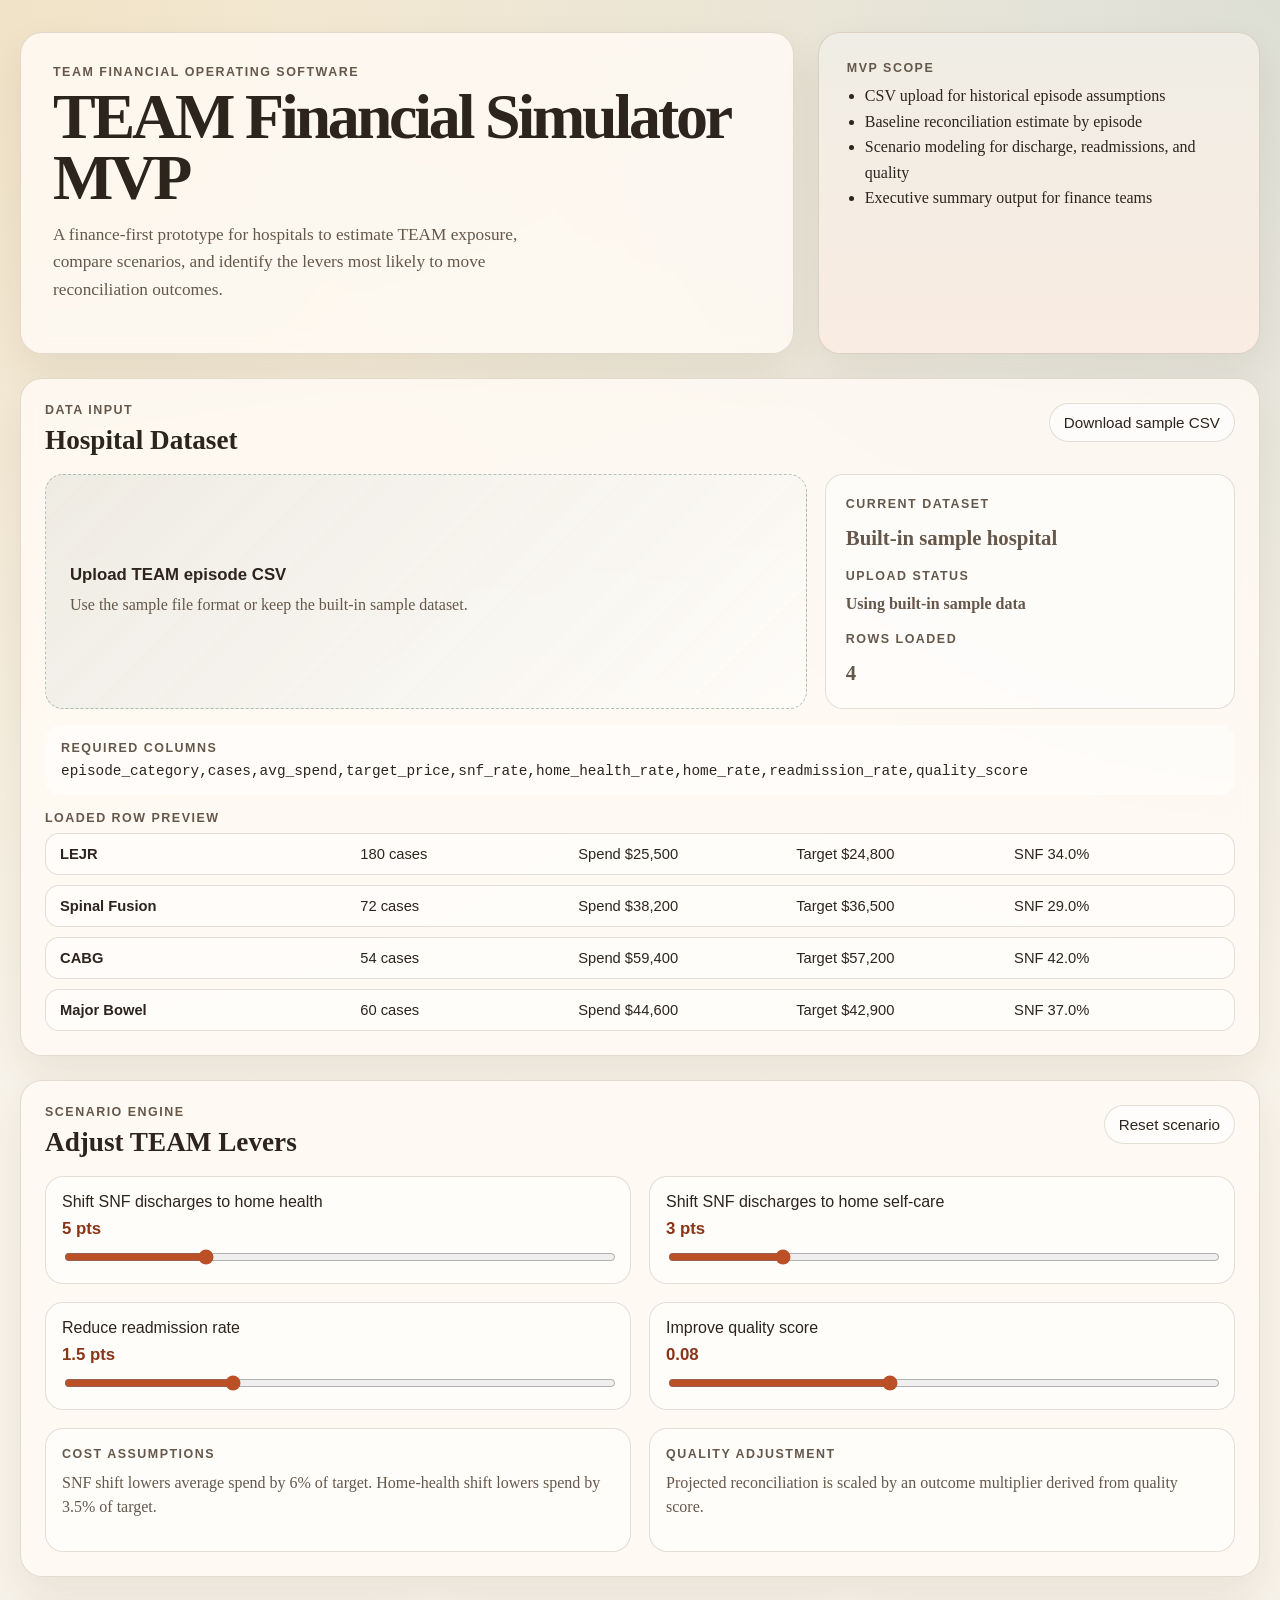
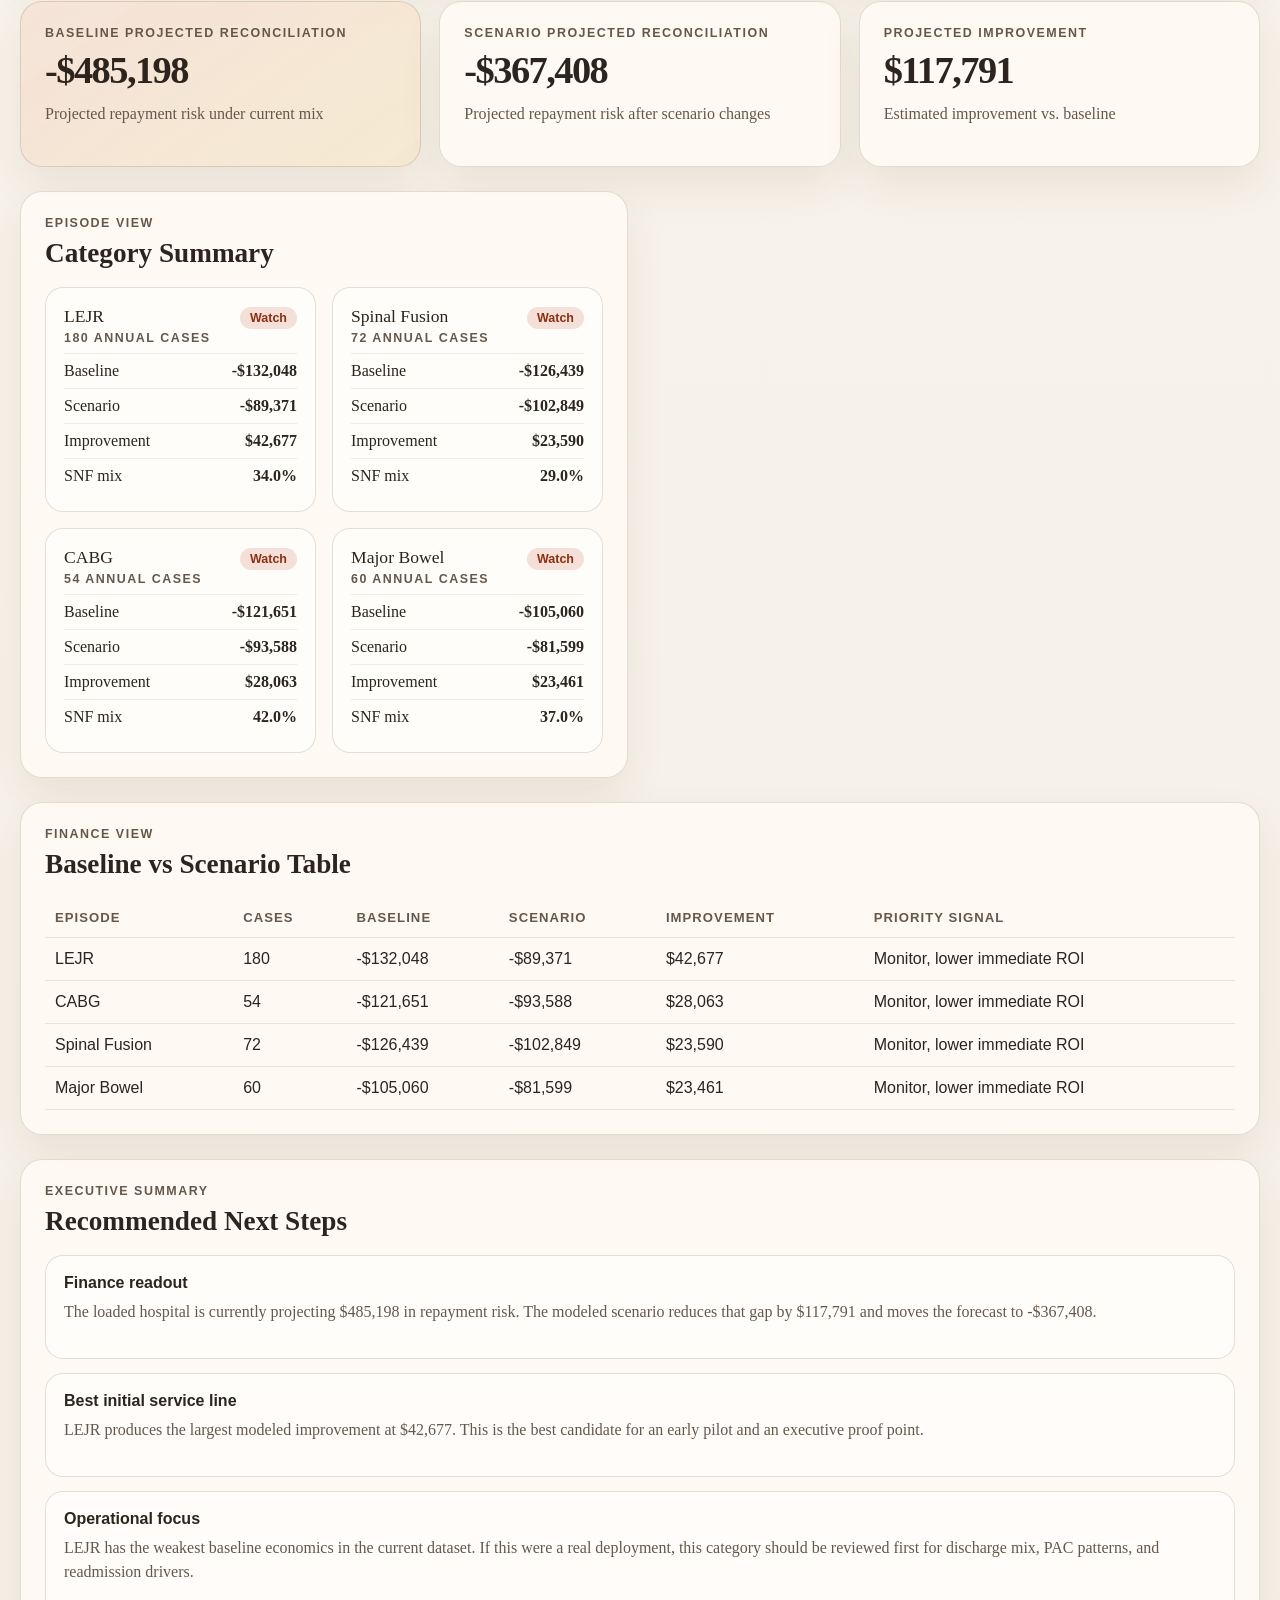
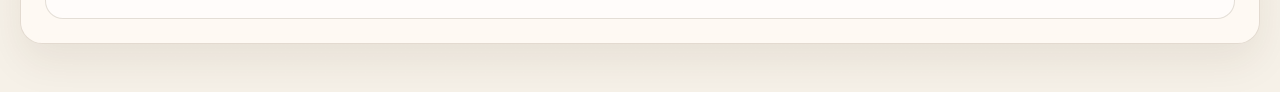
<file: index.html>
<!DOCTYPE html>
<html lang="en">
  <head>
    <meta charset="UTF-8" />
    <meta name="viewport" content="width=device-width, initial-scale=1.0" />
    <title>TEAM Financial Simulator MVP</title>
    <link rel="stylesheet" href="./styles.css" />
  </head>
  <body>
    <div class="page-shell">
      <header class="hero">
        <div class="hero-copy">
          <p class="eyebrow">TEAM Financial Operating Software</p>
          <h1>TEAM Financial Simulator MVP</h1>
          <p class="lede">
            A finance-first prototype for hospitals to estimate TEAM exposure,
            compare scenarios, and identify the levers most likely to move
            reconciliation outcomes.
          </p>
        </div>
        <div class="hero-panel">
          <p class="panel-label">MVP Scope</p>
          <ul class="panel-list">
            <li>CSV upload for historical episode assumptions</li>
            <li>Baseline reconciliation estimate by episode</li>
            <li>Scenario modeling for discharge, readmissions, and quality</li>
            <li>Executive summary output for finance teams</li>
          </ul>
        </div>
      </header>

      <main class="layout">
        <section class="card controls-card">
          <div class="section-heading">
            <div>
              <p class="eyebrow">Data Input</p>
              <h2>Hospital Dataset</h2>
            </div>
            <a class="secondary-link" href="./sample-data/team-sample-data.csv" download>
              Download sample CSV
            </a>
          </div>

          <div class="upload-grid">
            <label class="upload-box" for="csv-upload">
              <input id="csv-upload" type="file" accept=".csv" />
              <span class="upload-title">Upload TEAM episode CSV</span>
              <span class="upload-caption">
                Use the sample file format or keep the built-in sample dataset.
              </span>
            </label>

            <div class="dataset-meta">
              <div>
                <p class="meta-label">Current dataset</p>
                <p id="dataset-name" class="meta-value">Built-in sample hospital</p>
              </div>
              <div>
                <p class="meta-label">Upload status</p>
                <p id="upload-status" class="meta-value meta-value-small">Using built-in sample data</p>
              </div>
              <div>
                <p class="meta-label">Rows loaded</p>
                <p id="dataset-rows" class="meta-value">4</p>
              </div>
            </div>
          </div>

          <div class="csv-format">
            <p class="meta-label">Required columns</p>
            <code>
              episode_category,cases,avg_spend,target_price,snf_rate,home_health_rate,home_rate,readmission_rate,quality_score
            </code>
          </div>

          <div class="preview-shell">
            <p class="meta-label">Loaded row preview</p>
            <div id="data-preview" class="data-preview"></div>
          </div>
        </section>

        <section class="card controls-card">
          <div class="section-heading">
            <div>
              <p class="eyebrow">Scenario Engine</p>
              <h2>Adjust TEAM Levers</h2>
            </div>
            <button id="reset-scenario" class="ghost-button" type="button">
              Reset scenario
            </button>
          </div>

          <div class="slider-grid">
            <label class="slider-row">
              <span>Shift SNF discharges to home health</span>
              <strong id="snf-to-hh-value">5 pts</strong>
              <input id="snf-to-hh" type="range" min="0" max="20" step="1" value="5" />
            </label>

            <label class="slider-row">
              <span>Shift SNF discharges to home self-care</span>
              <strong id="snf-to-home-value">3 pts</strong>
              <input id="snf-to-home" type="range" min="0" max="15" step="1" value="3" />
            </label>

            <label class="slider-row">
              <span>Reduce readmission rate</span>
              <strong id="readmission-value">1.5 pts</strong>
              <input id="readmission-reduction" type="range" min="0" max="5" step="0.1" value="1.5" />
            </label>

            <label class="slider-row">
              <span>Improve quality score</span>
              <strong id="quality-value">0.08</strong>
              <input id="quality-lift" type="range" min="0" max="0.2" step="0.01" value="0.08" />
            </label>
          </div>

          <div class="assumption-strip">
            <div>
              <p class="meta-label">Cost assumptions</p>
              <p>SNF shift lowers average spend by 6% of target. Home-health shift lowers spend by 3.5% of target.</p>
            </div>
            <div>
              <p class="meta-label">Quality adjustment</p>
              <p>Projected reconciliation is scaled by an outcome multiplier derived from quality score.</p>
            </div>
          </div>
        </section>

        <section class="summary-grid">
          <article class="card stat-card accent-card">
            <p class="meta-label">Baseline projected reconciliation</p>
            <h3 id="baseline-total">$0</h3>
            <p id="baseline-caption" class="stat-caption">Across loaded TEAM episodes</p>
          </article>

          <article class="card stat-card">
            <p class="meta-label">Scenario projected reconciliation</p>
            <h3 id="scenario-total">$0</h3>
            <p id="scenario-caption" class="stat-caption">After scenario changes</p>
          </article>

          <article class="card stat-card">
            <p class="meta-label">Projected improvement</p>
            <h3 id="improvement-total">$0</h3>
            <p id="improvement-caption" class="stat-caption">Change vs. baseline</p>
          </article>
        </section>

        <section class="card">
          <div class="section-heading">
            <div>
              <p class="eyebrow">Episode View</p>
              <h2>Category Summary</h2>
            </div>
          </div>

          <div id="episode-cards" class="episode-cards"></div>
        </section>

        <section class="card table-card">
          <div class="section-heading">
            <div>
              <p class="eyebrow">Finance View</p>
              <h2>Baseline vs Scenario Table</h2>
            </div>
          </div>

          <div class="table-wrap">
            <table>
              <thead>
                <tr>
                  <th>Episode</th>
                  <th>Cases</th>
                  <th>Baseline</th>
                  <th>Scenario</th>
                  <th>Improvement</th>
                  <th>Priority Signal</th>
                </tr>
              </thead>
              <tbody id="results-table"></tbody>
            </table>
          </div>
        </section>

        <section class="card insights-card">
          <div class="section-heading">
            <div>
              <p class="eyebrow">Executive Summary</p>
              <h2>Recommended Next Steps</h2>
            </div>
          </div>
          <div id="insights-list" class="insights-list"></div>
        </section>
      </main>
    </div>

    <script src="./app.js"></script>
  </body>
</html>
</file>
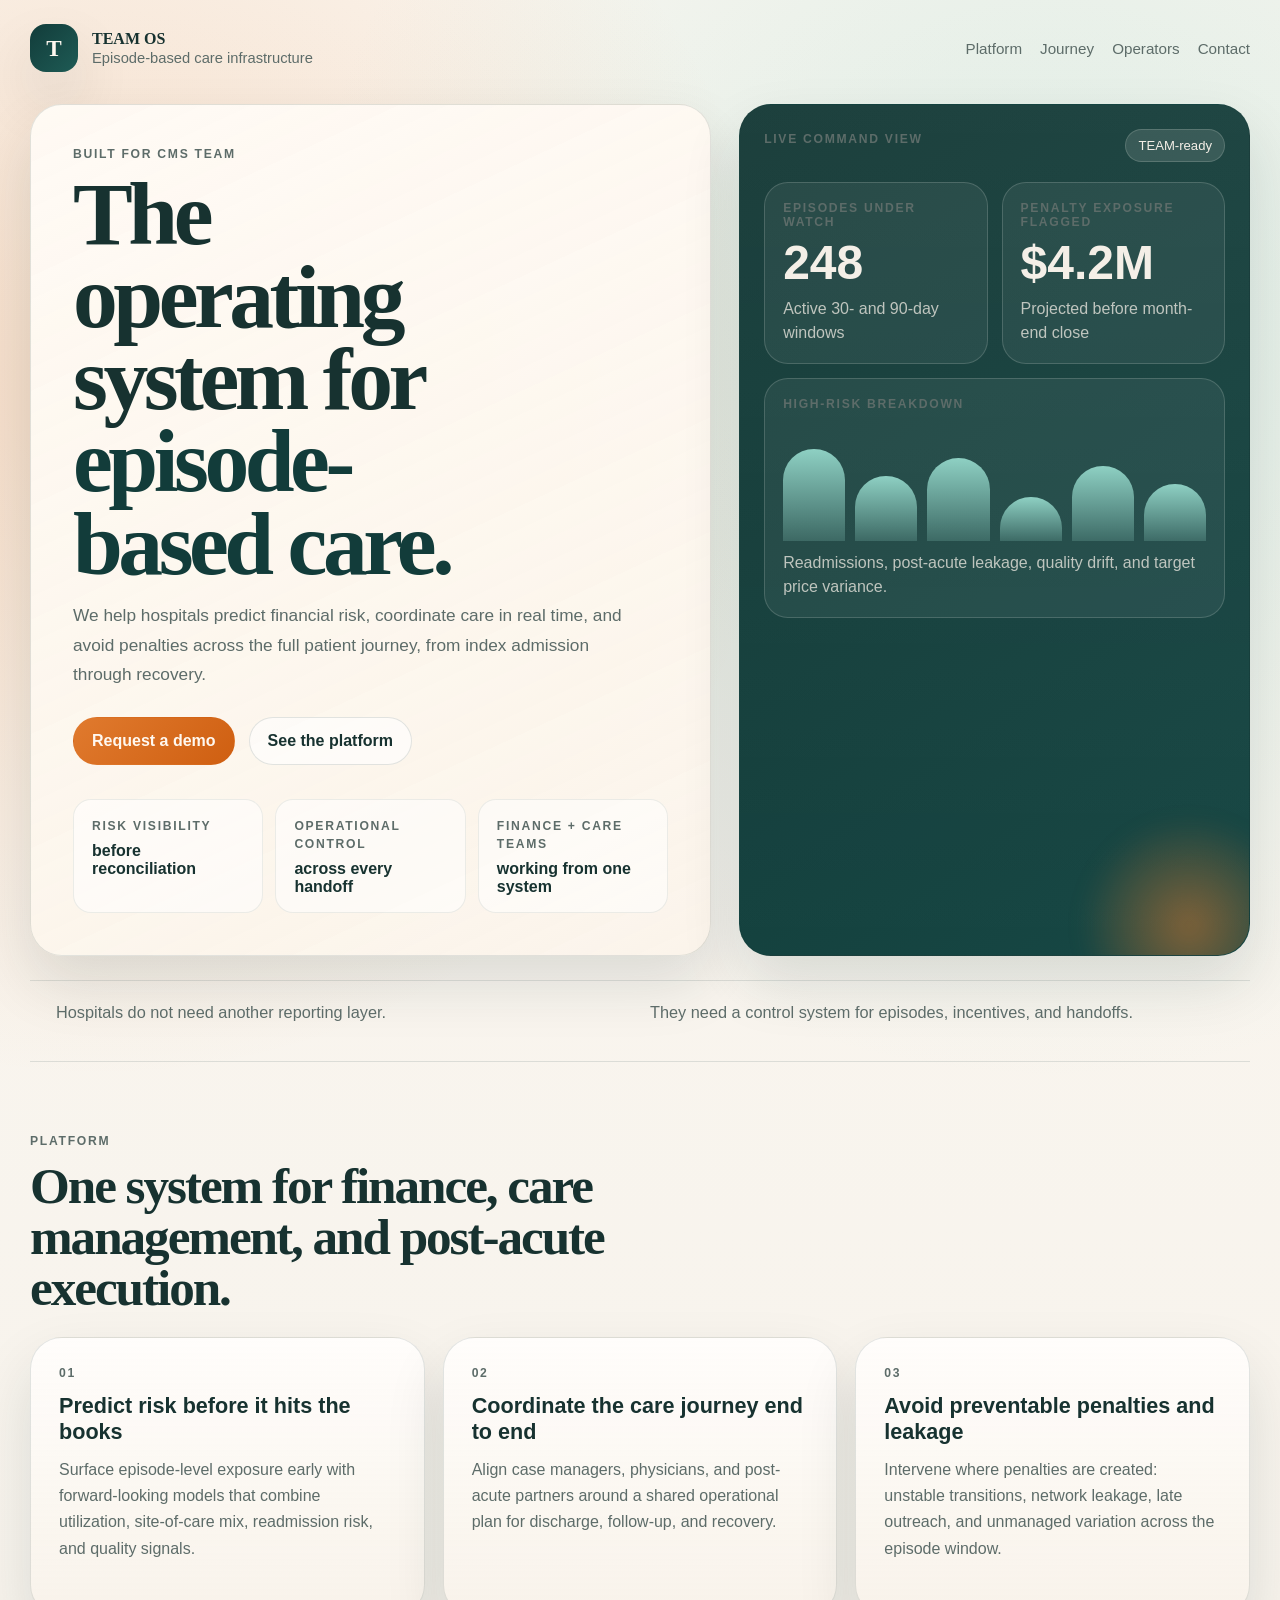
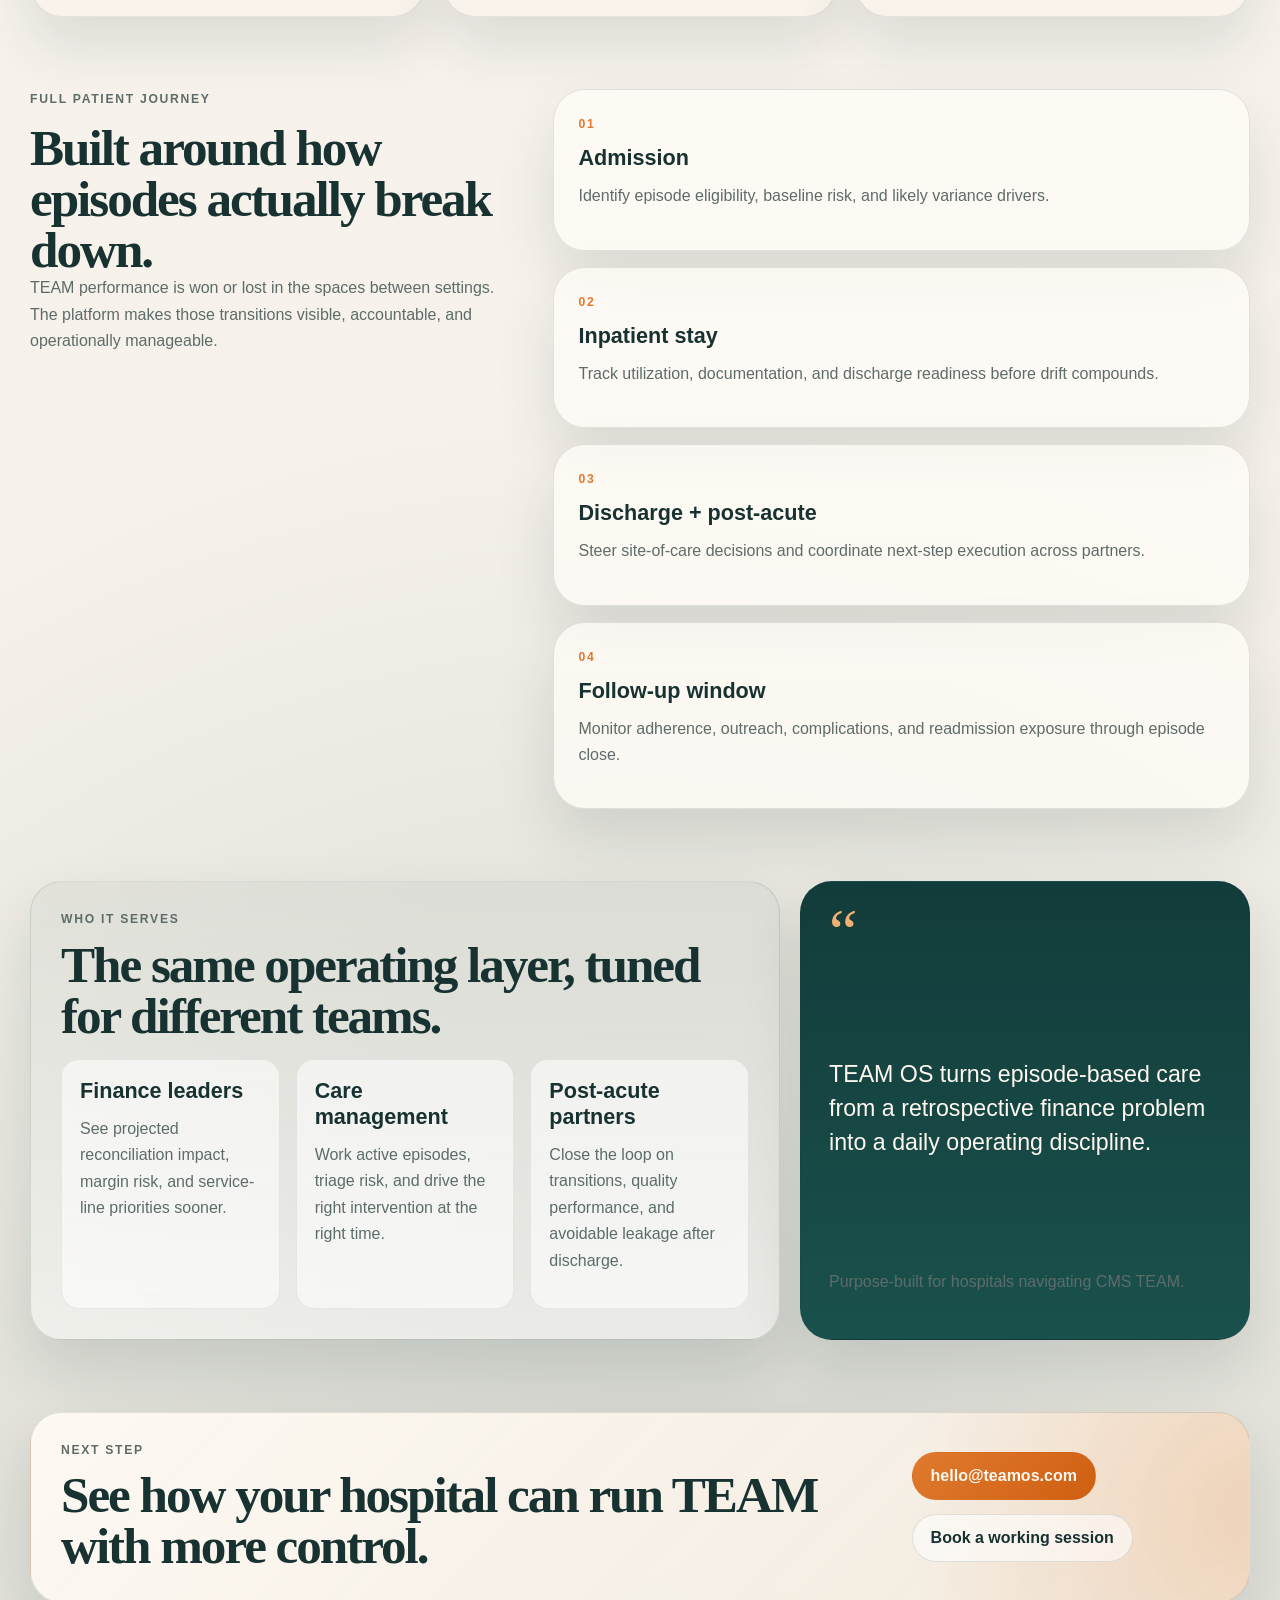
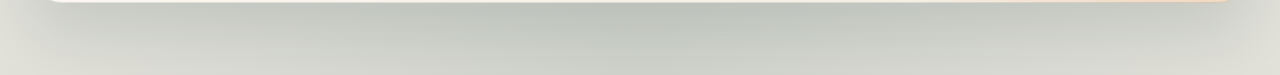
<file: iteration-2/index.html>
<!DOCTYPE html>
<html lang="en">
  <head>
    <meta charset="UTF-8" />
    <meta name="viewport" content="width=device-width, initial-scale=1.0" />
    <title>TEAM OS | Episode-Based Care Infrastructure</title>
    <meta
      name="description"
      content="We are building the operating system for episode-based care under CMS TEAM, helping hospitals predict risk, coordinate care, and avoid penalties across the full patient journey."
    />
    <link rel="stylesheet" href="./styles.css" />
  </head>
  <body>
    <div class="page-shell">
      <header class="site-header">
        <a class="brand" href="#top" aria-label="TEAM OS home">
          <span class="brand-mark">T</span>
          <span class="brand-copy">
            <strong>TEAM OS</strong>
            <span>Episode-based care infrastructure</span>
          </span>
        </a>
        <nav class="site-nav" aria-label="Primary">
          <a href="#platform">Platform</a>
          <a href="#journey">Journey</a>
          <a href="#operators">Operators</a>
          <a href="#contact">Contact</a>
        </nav>
      </header>

      <main id="top">
        <section class="hero">
          <div class="hero-copy reveal">
            <p class="eyebrow">Built for CMS TEAM</p>
            <h1>
              The operating system for
              <span>episode-based care.</span>
            </h1>
            <p class="hero-lede">
              We help hospitals predict financial risk, coordinate care in real
              time, and avoid penalties across the full patient journey, from
              index admission through recovery.
            </p>
            <div class="hero-actions">
              <a class="button button-primary" href="#contact">Request a demo</a>
              <a class="button button-secondary" href="#platform">See the platform</a>
            </div>
            <div class="signal-strip">
              <div>
                <span class="signal-label">Risk visibility</span>
                <strong>before reconciliation</strong>
              </div>
              <div>
                <span class="signal-label">Operational control</span>
                <strong>across every handoff</strong>
              </div>
              <div>
                <span class="signal-label">Finance + care teams</span>
                <strong>working from one system</strong>
              </div>
            </div>
          </div>

          <div class="hero-panel reveal reveal-delay-1">
            <div class="panel-glow"></div>
            <div class="panel-head">
              <p class="eyebrow">Live Command View</p>
              <span class="status-pill">TEAM-ready</span>
            </div>
            <div class="hero-metric-grid">
              <article class="metric-card">
                <span class="metric-label">Episodes under watch</span>
                <strong class="metric-value" data-count="248">248</strong>
                <span class="metric-note">Active 30- and 90-day windows</span>
              </article>
              <article class="metric-card">
                <span class="metric-label">Penalty exposure flagged</span>
                <strong class="metric-value" data-count="4.2">$4.2M</strong>
                <span class="metric-note">Projected before month-end close</span>
              </article>
              <article class="metric-card metric-card-wide">
                <span class="metric-label">High-risk breakdown</span>
                <div class="risk-bars" aria-hidden="true">
                  <span style="--bar-size: 82%"></span>
                  <span style="--bar-size: 58%"></span>
                  <span style="--bar-size: 74%"></span>
                  <span style="--bar-size: 39%"></span>
                  <span style="--bar-size: 67%"></span>
                  <span style="--bar-size: 51%"></span>
                </div>
                <span class="metric-note">
                  Readmissions, post-acute leakage, quality drift, and target price variance.
                </span>
              </article>
            </div>
          </div>
        </section>

        <section class="proof-band reveal reveal-delay-2">
          <p>Hospitals do not need another reporting layer.</p>
          <p>They need a control system for episodes, incentives, and handoffs.</p>
        </section>

        <section id="platform" class="capability-section">
          <div class="section-intro reveal">
            <p class="eyebrow">Platform</p>
            <h2>One system for finance, care management, and post-acute execution.</h2>
          </div>
          <div class="capability-grid">
            <article class="capability-card reveal">
              <p class="card-index">01</p>
              <h3>Predict risk before it hits the books</h3>
              <p>
                Surface episode-level exposure early with forward-looking models
                that combine utilization, site-of-care mix, readmission risk,
                and quality signals.
              </p>
            </article>
            <article class="capability-card reveal reveal-delay-1">
              <p class="card-index">02</p>
              <h3>Coordinate the care journey end to end</h3>
              <p>
                Align case managers, physicians, and post-acute partners around
                a shared operational plan for discharge, follow-up, and recovery.
              </p>
            </article>
            <article class="capability-card reveal reveal-delay-2">
              <p class="card-index">03</p>
              <h3>Avoid preventable penalties and leakage</h3>
              <p>
                Intervene where penalties are created: unstable transitions,
                network leakage, late outreach, and unmanaged variation across
                the episode window.
              </p>
            </article>
          </div>
        </section>

        <section id="journey" class="journey-section">
          <div class="journey-copy reveal">
            <p class="eyebrow">Full Patient Journey</p>
            <h2>Built around how episodes actually break down.</h2>
            <p>
              TEAM performance is won or lost in the spaces between settings.
              The platform makes those transitions visible, accountable, and
              operationally manageable.
            </p>
          </div>
          <div class="journey-rail">
            <article class="journey-step reveal">
              <span class="step-number">01</span>
              <h3>Admission</h3>
              <p>Identify episode eligibility, baseline risk, and likely variance drivers.</p>
            </article>
            <article class="journey-step reveal reveal-delay-1">
              <span class="step-number">02</span>
              <h3>Inpatient stay</h3>
              <p>Track utilization, documentation, and discharge readiness before drift compounds.</p>
            </article>
            <article class="journey-step reveal reveal-delay-2">
              <span class="step-number">03</span>
              <h3>Discharge + post-acute</h3>
              <p>Steer site-of-care decisions and coordinate next-step execution across partners.</p>
            </article>
            <article class="journey-step reveal reveal-delay-3">
              <span class="step-number">04</span>
              <h3>Follow-up window</h3>
              <p>Monitor adherence, outreach, complications, and readmission exposure through episode close.</p>
            </article>
          </div>
        </section>

        <section id="operators" class="operators-section">
          <div class="operators-panel reveal">
            <div class="section-intro compact">
              <p class="eyebrow">Who It Serves</p>
              <h2>The same operating layer, tuned for different teams.</h2>
            </div>
            <div class="operator-grid">
              <article>
                <h3>Finance leaders</h3>
                <p>See projected reconciliation impact, margin risk, and service-line priorities sooner.</p>
              </article>
              <article>
                <h3>Care management</h3>
                <p>Work active episodes, triage risk, and drive the right intervention at the right time.</p>
              </article>
              <article>
                <h3>Post-acute partners</h3>
                <p>Close the loop on transitions, quality performance, and avoidable leakage after discharge.</p>
              </article>
            </div>
          </div>

          <aside class="quote-card reveal reveal-delay-2">
            <p class="quote-mark">“</p>
            <p class="quote-text">
              TEAM OS turns episode-based care from a retrospective finance
              problem into a daily operating discipline.
            </p>
            <p class="quote-source">Purpose-built for hospitals navigating CMS TEAM.</p>
          </aside>
        </section>

        <section id="contact" class="cta-section reveal">
          <div>
            <p class="eyebrow">Next Step</p>
            <h2>See how your hospital can run TEAM with more control.</h2>
          </div>
          <div class="cta-actions">
            <a class="button button-primary" href="mailto:hello@teamos.com">hello@teamos.com</a>
            <a class="button button-secondary" href="mailto:hello@teamos.com?subject=TEAM%20OS%20Demo">Book a working session</a>
          </div>
        </section>
      </main>
    </div>

    <script src="./app.js"></script>
  </body>
</html>
</file>
<file: styles.css>
:root {
  --bg: #f6f1e8;
  --surface: rgba(255, 251, 245, 0.84);
  --surface-strong: #fffaf2;
  --border: rgba(91, 67, 34, 0.16);
  --text: #2c241d;
  --muted: #65584b;
  --accent: #bb4f26;
  --accent-deep: #893518;
  --sage: #355a4d;
  --gold: #c79326;
  --shadow: 0 18px 40px rgba(61, 40, 18, 0.08);
  --radius: 22px;
}

* {
  box-sizing: border-box;
}

body {
  margin: 0;
  min-height: 100vh;
  background:
    radial-gradient(circle at top left, rgba(199, 147, 38, 0.18), transparent 30%),
    radial-gradient(circle at top right, rgba(53, 90, 77, 0.14), transparent 28%),
    linear-gradient(180deg, #f9f4ea 0%, var(--bg) 100%);
  color: var(--text);
  font-family: "Iowan Old Style", "Palatino Linotype", "Book Antiqua", serif;
  overflow-x: hidden;
}

.page-shell {
  max-width: 1280px;
  margin: 0 auto;
  padding: 32px 20px 48px;
}

.hero {
  display: grid;
  grid-template-columns: 1.4fr 0.8fr;
  gap: 24px;
  align-items: stretch;
  margin-bottom: 24px;
}

.hero-copy,
.hero-panel,
.card {
  background: var(--surface);
  backdrop-filter: blur(10px);
  border: 1px solid var(--border);
  border-radius: var(--radius);
  box-shadow: var(--shadow);
}

.hero-copy {
  padding: 32px;
}

.hero-panel {
  padding: 28px;
  background:
    linear-gradient(180deg, rgba(53, 90, 77, 0.08), rgba(187, 79, 38, 0.08)),
    var(--surface-strong);
}

.eyebrow,
.panel-label,
.meta-label {
  margin: 0 0 8px;
  color: var(--muted);
  font-family: "Avenir Next", "Helvetica Neue", sans-serif;
  font-size: 0.78rem;
  font-weight: 700;
  letter-spacing: 0.12em;
  text-transform: uppercase;
}

h1,
h2,
h3,
p,
ul {
  margin-top: 0;
}

h1 {
  margin-bottom: 12px;
  font-size: clamp(2.7rem, 5vw, 4.4rem);
  line-height: 0.95;
  letter-spacing: -0.05em;
}

h2 {
  margin-bottom: 0;
  font-size: 1.7rem;
}

.lede {
  max-width: 60ch;
  color: var(--muted);
  font-size: 1.08rem;
  line-height: 1.6;
}

.panel-list {
  padding-left: 18px;
  margin-bottom: 0;
  color: var(--text);
  line-height: 1.6;
}

.layout {
  display: grid;
  grid-template-columns: 1fr 1fr;
  gap: 24px;
}

.card {
  padding: 24px;
}

.controls-card,
.table-card,
.insights-card {
  grid-column: span 2;
}

.section-heading {
  display: flex;
  justify-content: space-between;
  gap: 16px;
  align-items: flex-start;
  margin-bottom: 18px;
}

.section-heading > div {
  min-width: 0;
}

.secondary-link,
.ghost-button {
  border: 1px solid var(--border);
  border-radius: 999px;
  color: var(--text);
  background: rgba(255, 255, 255, 0.65);
  padding: 10px 14px;
  text-decoration: none;
  font-family: "Avenir Next", "Helvetica Neue", sans-serif;
  font-size: 0.95rem;
  cursor: pointer;
}

.ghost-button:hover,
.secondary-link:hover {
  border-color: rgba(187, 79, 38, 0.45);
}

.upload-grid {
  display: grid;
  grid-template-columns: 1.3fr 0.7fr;
  gap: 18px;
}

.upload-box {
  display: flex;
  flex-direction: column;
  justify-content: center;
  gap: 8px;
  min-height: 150px;
  padding: 24px;
  border: 1.5px dashed rgba(53, 90, 77, 0.35);
  border-radius: 18px;
  background: linear-gradient(135deg, rgba(53, 90, 77, 0.08), rgba(255, 255, 255, 0.48));
  cursor: pointer;
}

.upload-box input {
  display: none;
}

.upload-title {
  font-family: "Avenir Next", "Helvetica Neue", sans-serif;
  font-size: 1.05rem;
  font-weight: 700;
}

.upload-caption,
.dataset-meta,
.assumption-strip p,
.insight-copy,
.stat-caption {
  color: var(--muted);
  line-height: 1.5;
}

.dataset-meta {
  display: grid;
  gap: 14px;
  padding: 20px;
  border-radius: 18px;
  background: rgba(255, 255, 255, 0.58);
  border: 1px solid var(--border);
}

.meta-value {
  margin: 0;
  font-size: 1.3rem;
  font-weight: 700;
}

.meta-value-small {
  font-size: 1rem;
  line-height: 1.4;
}

.csv-format {
  margin-top: 16px;
  padding: 16px;
  border-radius: 16px;
  background: rgba(255, 255, 255, 0.56);
}

.csv-format code {
  display: block;
  overflow-wrap: anywhere;
  font-size: 0.9rem;
}

.preview-shell {
  margin-top: 16px;
}

.data-preview {
  display: grid;
  gap: 10px;
}

.preview-row {
  display: grid;
  grid-template-columns: 1.4fr repeat(4, minmax(0, 1fr));
  gap: 12px;
  padding: 12px 14px;
  border-radius: 14px;
  background: rgba(255, 255, 255, 0.56);
  border: 1px solid var(--border);
  font-family: "Avenir Next", "Helvetica Neue", sans-serif;
  font-size: 0.92rem;
  overflow-wrap: anywhere;
}

.preview-row strong {
  font-weight: 700;
}

.slider-grid {
  display: grid;
  grid-template-columns: repeat(2, minmax(0, 1fr));
  gap: 18px;
}

.slider-row {
  display: grid;
  gap: 8px;
  padding: 16px;
  border-radius: 18px;
  background: rgba(255, 255, 255, 0.56);
  border: 1px solid var(--border);
  font-family: "Avenir Next", "Helvetica Neue", sans-serif;
}

.slider-row strong {
  color: var(--accent-deep);
  font-size: 1.05rem;
}

input[type="range"] {
  width: 100%;
  accent-color: var(--accent);
}

.assumption-strip {
  display: grid;
  grid-template-columns: repeat(2, minmax(0, 1fr));
  gap: 18px;
  margin-top: 18px;
}

.assumption-strip > div {
  padding: 16px;
  border-radius: 18px;
  background: rgba(255, 255, 255, 0.56);
  border: 1px solid var(--border);
}

.summary-grid {
  grid-column: span 2;
  display: grid;
  grid-template-columns: repeat(3, minmax(0, 1fr));
  gap: 18px;
}

.stat-card {
  min-height: 160px;
}

.stat-card h3 {
  margin-bottom: 10px;
  font-size: clamp(2rem, 3vw, 2.9rem);
  letter-spacing: -0.04em;
}

.accent-card {
  background:
    linear-gradient(145deg, rgba(187, 79, 38, 0.13), rgba(199, 147, 38, 0.16)),
    var(--surface);
}

.episode-cards {
  display: grid;
  grid-template-columns: repeat(auto-fit, minmax(220px, 1fr));
  gap: 16px;
}

.episode-card {
  padding: 18px;
  border-radius: 18px;
  border: 1px solid var(--border);
  background: rgba(255, 255, 255, 0.58);
}

.episode-header {
  display: flex;
  justify-content: space-between;
  gap: 12px;
  align-items: baseline;
}

.episode-name {
  margin-bottom: 4px;
  font-size: 1.1rem;
}

.pill {
  display: inline-flex;
  align-items: center;
  padding: 4px 10px;
  border-radius: 999px;
  font-family: "Avenir Next", "Helvetica Neue", sans-serif;
  font-size: 0.78rem;
  font-weight: 700;
}

.pill-opportunity {
  color: #194d39;
  background: rgba(53, 90, 77, 0.14);
}

.pill-watch {
  color: #8f5b00;
  background: rgba(199, 147, 38, 0.16);
}

.pill-risk {
  color: #8d2f13;
  background: rgba(187, 79, 38, 0.16);
}

.metric-row {
  display: flex;
  justify-content: space-between;
  gap: 16px;
  padding: 8px 0;
  border-top: 1px solid rgba(91, 67, 34, 0.1);
}

.table-wrap {
  overflow-x: auto;
}

table {
  width: 100%;
  border-collapse: collapse;
  font-family: "Avenir Next", "Helvetica Neue", sans-serif;
}

th,
td {
  padding: 12px 10px;
  border-bottom: 1px solid rgba(91, 67, 34, 0.12);
  text-align: left;
  white-space: nowrap;
}

th {
  color: var(--muted);
  font-size: 0.82rem;
  letter-spacing: 0.08em;
  text-transform: uppercase;
}

.insights-list {
  display: grid;
  gap: 14px;
}

.insight-item {
  padding: 18px;
  border-radius: 18px;
  border: 1px solid var(--border);
  background: rgba(255, 255, 255, 0.58);
}

.insight-title {
  margin-bottom: 8px;
  font-family: "Avenir Next", "Helvetica Neue", sans-serif;
  font-size: 1rem;
  font-weight: 700;
}

@media (max-width: 980px) {
  .hero,
  .layout,
  .summary-grid,
  .upload-grid,
  .slider-grid,
  .assumption-strip {
    grid-template-columns: 1fr;
  }

  .controls-card,
  .table-card,
  .insights-card,
  .summary-grid {
    grid-column: span 1;
  }

  .section-heading {
    flex-direction: column;
  }

  .summary-grid {
    grid-template-columns: 1fr;
  }

  .page-shell {
    padding: 20px 14px 36px;
  }

  .hero-copy,
  .hero-panel,
  .card {
    padding: 20px;
  }

  h1 {
    font-size: clamp(2.2rem, 11vw, 3.4rem);
    line-height: 0.98;
  }

  h2 {
    font-size: 1.45rem;
  }

  .lede {
    font-size: 1rem;
  }

  .episode-cards {
    grid-template-columns: 1fr;
  }

  .preview-row {
    grid-template-columns: 1fr 1fr;
  }
}

@media (max-width: 640px) {
  body {
    font-size: 15px;
  }

  .page-shell {
    padding: 14px 10px 28px;
  }

  .hero {
    gap: 14px;
    margin-bottom: 14px;
  }

  .hero-copy,
  .hero-panel,
  .card {
    padding: 16px;
    border-radius: 18px;
  }

  .layout,
  .summary-grid {
    gap: 14px;
  }

  .upload-box {
    min-height: 122px;
    padding: 18px;
  }

  .dataset-meta,
  .slider-row,
  .assumption-strip > div,
  .episode-card,
  .insight-item,
  .csv-format {
    padding: 14px;
    border-radius: 14px;
  }

  .secondary-link,
  .ghost-button {
    width: 100%;
    text-align: center;
  }

  .meta-value {
    font-size: 1.1rem;
  }

  .stat-card {
    min-height: auto;
  }

  .stat-card h3 {
    font-size: 1.9rem;
  }

  .preview-row {
    grid-template-columns: 1fr;
    gap: 6px;
  }

  .episode-header,
  .metric-row {
    flex-direction: column;
    align-items: flex-start;
  }

  table,
  thead,
  tbody,
  th,
  td,
  tr {
    display: block;
  }

  thead {
    display: none;
  }

  .table-wrap {
    overflow-x: visible;
  }

  tbody tr {
    margin-bottom: 12px;
    padding: 12px;
    border: 1px solid rgba(91, 67, 34, 0.12);
    border-radius: 14px;
    background: rgba(255, 255, 255, 0.56);
  }

  tbody td {
    padding: 6px 0;
    white-space: normal;
    border-bottom: 0;
  }

  tbody td::before {
    content: attr(data-label);
    display: block;
    margin-bottom: 2px;
    color: var(--muted);
    font-size: 0.72rem;
    font-weight: 700;
    letter-spacing: 0.08em;
    text-transform: uppercase;
  }
}
</file>
<file: iteration-2/styles.css>
:root {
  --bg: #f3efe7;
  --bg-deep: #123c3a;
  --surface: rgba(255, 251, 246, 0.8);
  --surface-strong: #fffaf4;
  --surface-dark: #123634;
  --text: #173230;
  --muted: #5d6c69;
  --line: rgba(23, 50, 48, 0.12);
  --line-strong: rgba(255, 250, 244, 0.16);
  --accent: #e07a2e;
  --accent-soft: #f2b173;
  --mint: #8ed0c3;
  --shadow: 0 28px 60px rgba(16, 42, 40, 0.12);
  --radius-xl: 32px;
  --radius-lg: 24px;
  --radius-md: 18px;
  --max-width: 1220px;
}

* {
  box-sizing: border-box;
}

html {
  scroll-behavior: smooth;
}

body {
  margin: 0;
  min-height: 100vh;
  color: var(--text);
  font-family: "Avenir Next", "Segoe UI", sans-serif;
  background:
    radial-gradient(circle at 8% 12%, rgba(224, 122, 46, 0.22), transparent 22%),
    radial-gradient(circle at 82% 10%, rgba(142, 208, 195, 0.28), transparent 24%),
    radial-gradient(circle at 50% 100%, rgba(18, 60, 58, 0.16), transparent 38%),
    linear-gradient(180deg, #fbf7f1 0%, var(--bg) 100%);
  overflow-x: hidden;
}

body::before {
  content: "";
  position: fixed;
  inset: 0;
  background-image:
    linear-gradient(rgba(255, 255, 255, 0.08) 1px, transparent 1px),
    linear-gradient(90deg, rgba(255, 255, 255, 0.08) 1px, transparent 1px);
  background-size: 72px 72px;
  mask-image: linear-gradient(180deg, rgba(0, 0, 0, 0.32), transparent 70%);
  pointer-events: none;
  opacity: 0.38;
}

a {
  color: inherit;
}

h1,
h2,
h3,
p {
  margin-top: 0;
}

.page-shell {
  width: min(var(--max-width), calc(100% - 32px));
  margin: 0 auto;
  padding: 24px 0 72px;
}

.site-header {
  display: flex;
  align-items: center;
  justify-content: space-between;
  gap: 24px;
  margin-bottom: 32px;
}

.brand {
  display: inline-flex;
  align-items: center;
  gap: 14px;
  text-decoration: none;
}

.brand-mark {
  display: grid;
  place-items: center;
  width: 48px;
  height: 48px;
  border-radius: 16px;
  background: linear-gradient(135deg, var(--bg-deep), #1e5b55);
  color: #fff8f0;
  font-family: "Iowan Old Style", Georgia, serif;
  font-size: 1.45rem;
  font-weight: 700;
  box-shadow: var(--shadow);
}

.brand-copy {
  display: grid;
  gap: 2px;
}

.brand-copy strong,
.hero h1,
.section-intro h2,
.journey-copy h2,
.cta-section h2,
.operators-panel h2 {
  font-family: "Iowan Old Style", Georgia, serif;
}

.brand-copy span {
  color: var(--muted);
  font-size: 0.92rem;
}

.site-nav {
  display: inline-flex;
  flex-wrap: wrap;
  gap: 18px;
}

.site-nav a {
  color: var(--muted);
  text-decoration: none;
  font-size: 0.95rem;
}

.hero {
  display: grid;
  grid-template-columns: minmax(0, 1.2fr) minmax(340px, 0.9fr);
  gap: 28px;
  align-items: stretch;
}

.hero-copy,
.hero-panel,
.capability-card,
.journey-step,
.operators-panel,
.quote-card,
.cta-section {
  position: relative;
  overflow: hidden;
  border: 1px solid var(--line);
  border-radius: var(--radius-xl);
  box-shadow: var(--shadow);
}

.hero-copy {
  padding: 42px;
  background:
    linear-gradient(155deg, rgba(255, 250, 244, 0.96), rgba(250, 242, 231, 0.76)),
    var(--surface);
}

.eyebrow,
.signal-label,
.metric-label,
.card-index,
.step-number {
  text-transform: uppercase;
  letter-spacing: 0.14em;
  font-size: 0.76rem;
  font-weight: 700;
}

.eyebrow,
.signal-label,
.metric-label,
.card-index {
  color: var(--muted);
}

.hero h1 {
  max-width: 10ch;
  margin-bottom: 16px;
  font-size: clamp(3.2rem, 7vw, 6.2rem);
  line-height: 0.92;
  letter-spacing: -0.05em;
}

.hero h1 span {
  color: var(--bg-deep);
}

.hero-lede {
  max-width: 58ch;
  margin-bottom: 28px;
  color: var(--muted);
  font-size: 1.08rem;
  line-height: 1.7;
}

.hero-actions,
.cta-actions {
  display: flex;
  flex-wrap: wrap;
  gap: 14px;
}

.button {
  display: inline-flex;
  align-items: center;
  justify-content: center;
  min-height: 48px;
  padding: 0 18px;
  border-radius: 999px;
  border: 1px solid transparent;
  font-weight: 700;
  text-decoration: none;
  transition: transform 180ms ease, border-color 180ms ease, background-color 180ms ease;
}

.button:hover {
  transform: translateY(-2px);
}

.button-primary {
  background: linear-gradient(135deg, var(--accent), #cf5f11);
  color: #fff8f0;
}

.button-secondary {
  border-color: var(--line);
  background: rgba(255, 255, 255, 0.58);
  color: var(--text);
}

.signal-strip {
  display: grid;
  grid-template-columns: repeat(3, minmax(0, 1fr));
  gap: 12px;
  margin-top: 34px;
}

.signal-strip > div {
  padding: 16px 18px;
  border-radius: var(--radius-md);
  background: rgba(255, 255, 255, 0.55);
  border: 1px solid rgba(23, 50, 48, 0.08);
}

.signal-strip strong {
  display: block;
  margin-top: 8px;
  font-size: 1rem;
}

.hero-panel {
  padding: 24px;
  background:
    linear-gradient(180deg, rgba(255, 255, 255, 0.06), transparent),
    linear-gradient(145deg, #0f3431 0%, #174845 100%);
  color: #f4efe7;
}

.panel-glow {
  position: absolute;
  inset: auto -50px -80px auto;
  width: 220px;
  height: 220px;
  border-radius: 50%;
  background: radial-gradient(circle, rgba(224, 122, 46, 0.52), transparent 70%);
  filter: blur(10px);
}

.panel-head {
  display: flex;
  align-items: center;
  justify-content: space-between;
  gap: 12px;
  margin-bottom: 20px;
}

.status-pill {
  padding: 8px 12px;
  border-radius: 999px;
  background: rgba(255, 248, 240, 0.12);
  border: 1px solid var(--line-strong);
  font-size: 0.82rem;
}

.hero-metric-grid {
  display: grid;
  grid-template-columns: repeat(2, minmax(0, 1fr));
  gap: 14px;
}

.metric-card {
  display: grid;
  gap: 10px;
  padding: 18px;
  border-radius: var(--radius-lg);
  background: rgba(255, 250, 244, 0.06);
  border: 1px solid var(--line-strong);
}

.metric-card-wide {
  grid-column: 1 / -1;
}

.metric-value {
  font-size: clamp(2rem, 4vw, 3rem);
  line-height: 1;
}

.metric-note {
  color: rgba(244, 239, 231, 0.74);
  line-height: 1.5;
}

.risk-bars {
  display: flex;
  align-items: flex-end;
  gap: 10px;
  min-height: 120px;
  padding-top: 8px;
}

.risk-bars span {
  width: 100%;
  height: var(--bar-size);
  min-height: 28px;
  border-radius: 999px 999px 10px 10px;
  background: linear-gradient(180deg, var(--mint), rgba(142, 208, 195, 0.22));
}

.proof-band {
  display: grid;
  grid-template-columns: 1fr 1fr;
  gap: 20px;
  margin: 24px 0 72px;
  padding: 22px 26px;
  border-top: 1px solid var(--line);
  border-bottom: 1px solid var(--line);
  color: var(--muted);
  font-size: 1.02rem;
}

.capability-section,
.journey-section,
.operators-section {
  margin-top: 72px;
}

.section-intro {
  max-width: 760px;
  margin-bottom: 24px;
}

.section-intro h2,
.journey-copy h2,
.operators-panel h2,
.cta-section h2 {
  margin-bottom: 0;
  font-size: clamp(2rem, 4vw, 3.2rem);
  line-height: 1;
  letter-spacing: -0.04em;
}

.capability-grid {
  display: grid;
  grid-template-columns: repeat(3, minmax(0, 1fr));
  gap: 18px;
}

.capability-card {
  padding: 28px;
  min-height: 280px;
  background:
    linear-gradient(180deg, rgba(255, 255, 255, 0.64), rgba(247, 241, 232, 0.82)),
    var(--surface-strong);
}

.capability-card h3,
.journey-step h3,
.operator-grid h3 {
  margin-bottom: 12px;
  font-size: 1.35rem;
}

.capability-card p:last-child,
.journey-step p,
.operator-grid p,
.journey-copy p,
.quote-source {
  color: var(--muted);
  line-height: 1.65;
}

.journey-section {
  display: grid;
  grid-template-columns: minmax(0, 0.72fr) minmax(0, 1fr);
  gap: 22px;
  align-items: start;
}

.journey-copy {
  padding-right: 18px;
}

.journey-rail {
  display: grid;
  gap: 16px;
}

.journey-step {
  padding: 24px;
  background: rgba(255, 251, 246, 0.78);
}

.step-number {
  display: inline-flex;
  margin-bottom: 14px;
  color: var(--accent);
}

.operators-section {
  display: grid;
  grid-template-columns: minmax(0, 1.2fr) minmax(280px, 0.72fr);
  gap: 20px;
  align-items: stretch;
}

.operators-panel {
  padding: 30px;
  background: linear-gradient(180deg, rgba(18, 60, 58, 0.05), rgba(255, 255, 255, 0.45));
}

.compact {
  margin-bottom: 18px;
}

.operator-grid {
  display: grid;
  grid-template-columns: repeat(3, minmax(0, 1fr));
  gap: 16px;
}

.operator-grid article {
  padding: 18px;
  border-radius: var(--radius-md);
  background: rgba(255, 255, 255, 0.56);
  border: 1px solid rgba(23, 50, 48, 0.08);
}

.quote-card {
  display: flex;
  flex-direction: column;
  justify-content: space-between;
  padding: 28px;
  background: linear-gradient(180deg, #123c3a, #1a514c);
  color: #fff8f0;
}

.quote-mark {
  margin-bottom: 14px;
  font-family: "Iowan Old Style", Georgia, serif;
  font-size: 4rem;
  line-height: 0.7;
  color: var(--accent-soft);
}

.quote-text {
  margin-bottom: 20px;
  font-size: 1.45rem;
  line-height: 1.45;
}

.cta-section {
  display: flex;
  align-items: center;
  justify-content: space-between;
  gap: 20px;
  margin-top: 72px;
  padding: 30px;
  background:
    radial-gradient(circle at right center, rgba(224, 122, 46, 0.22), transparent 28%),
    linear-gradient(135deg, rgba(255, 250, 244, 0.94), rgba(244, 236, 224, 0.9));
}

.reveal {
  opacity: 0;
  transform: translateY(26px);
  transition: opacity 700ms ease, transform 700ms ease;
}

.reveal.is-visible {
  opacity: 1;
  transform: translateY(0);
}

.reveal-delay-1 {
  transition-delay: 90ms;
}

.reveal-delay-2 {
  transition-delay: 180ms;
}

.reveal-delay-3 {
  transition-delay: 270ms;
}

@media (max-width: 1080px) {
  .hero,
  .journey-section,
  .operators-section,
  .capability-grid {
    grid-template-columns: 1fr;
  }

  .hero h1 {
    max-width: 12ch;
  }

  .operator-grid,
  .signal-strip,
  .proof-band {
    grid-template-columns: 1fr;
  }
}

@media (max-width: 720px) {
  .page-shell {
    width: min(var(--max-width), calc(100% - 20px));
    padding-top: 18px;
  }

  .site-header,
  .cta-section {
    flex-direction: column;
    align-items: flex-start;
  }

  .site-nav {
    gap: 12px;
  }

  .hero-copy,
  .hero-panel,
  .capability-card,
  .operators-panel,
  .quote-card,
  .journey-step,
  .cta-section {
    padding: 22px;
  }

  .hero h1 {
    font-size: clamp(2.5rem, 14vw, 4rem);
  }

  .hero-metric-grid {
    grid-template-columns: 1fr;
  }
}

@media (prefers-reduced-motion: reduce) {
  html {
    scroll-behavior: auto;
  }

  .button,
  .reveal {
    transition: none;
  }

  .reveal {
    opacity: 1;
    transform: none;
  }
}
</file>
